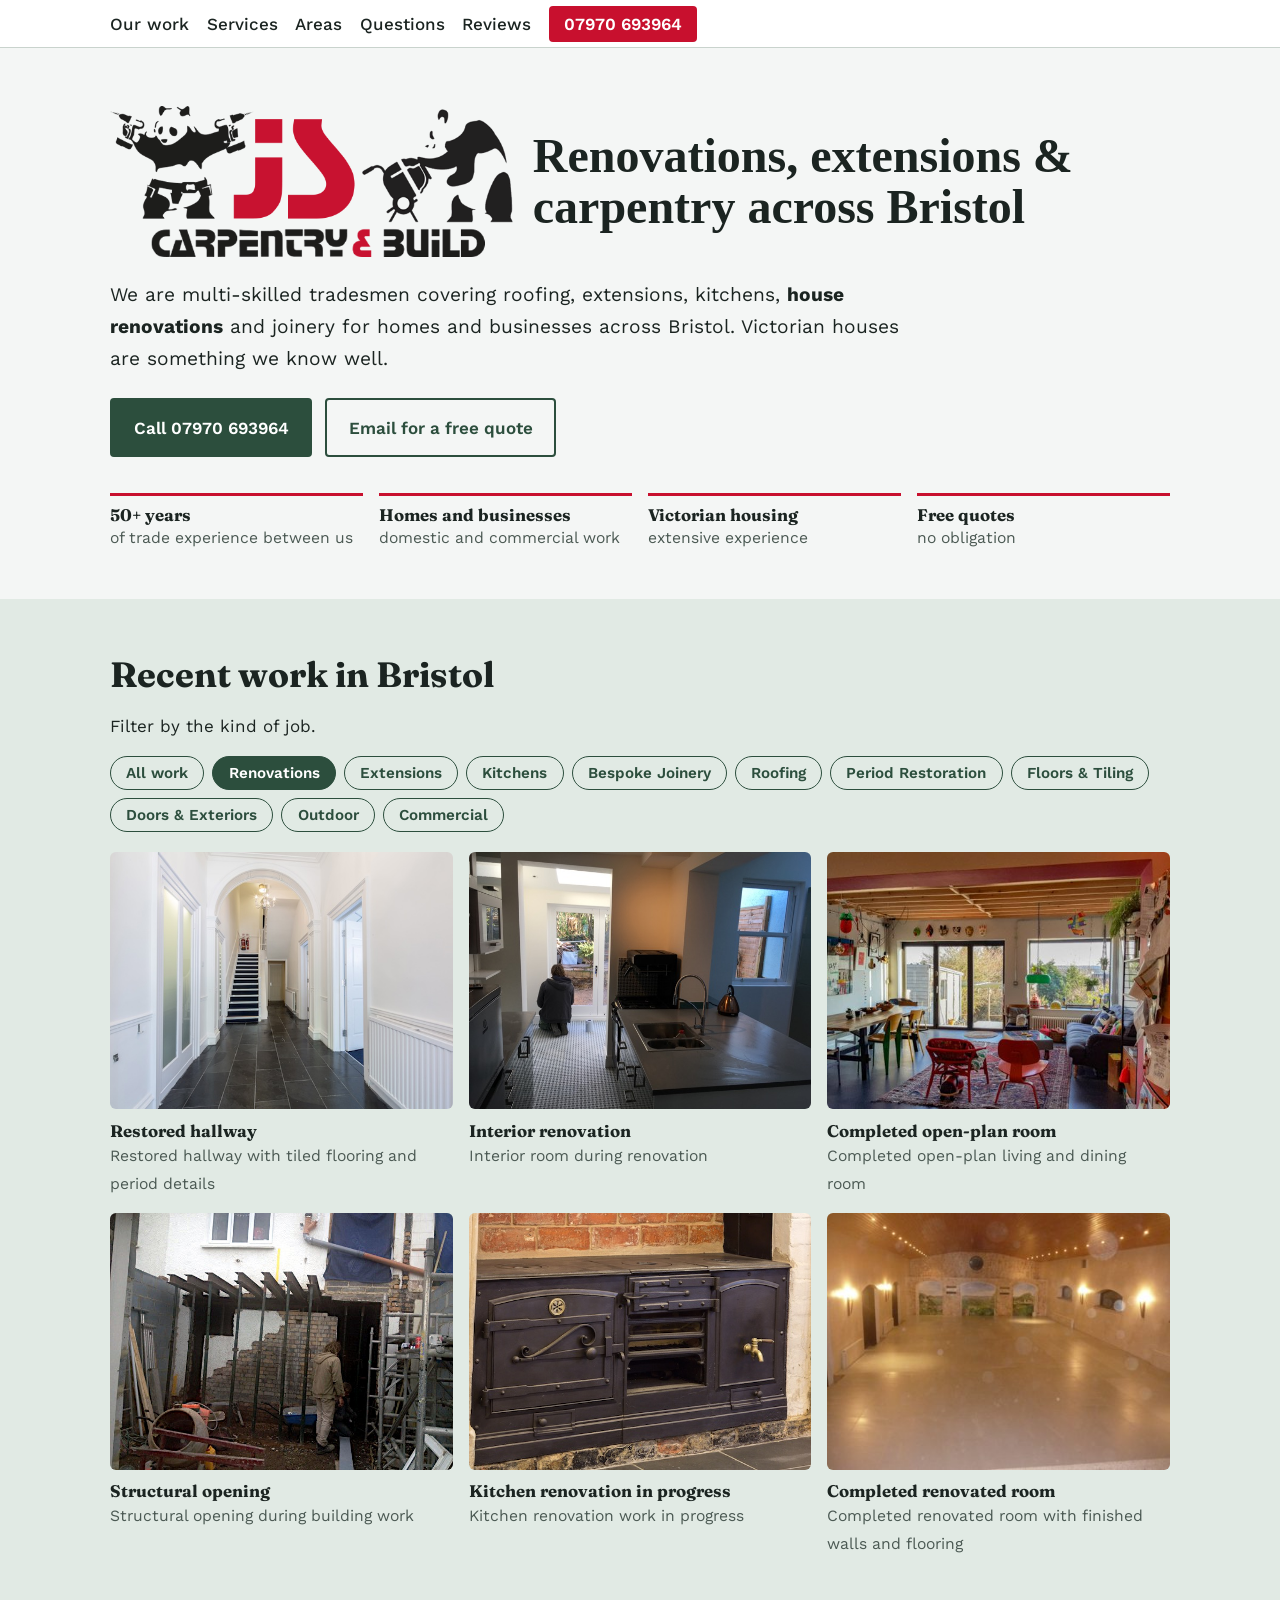
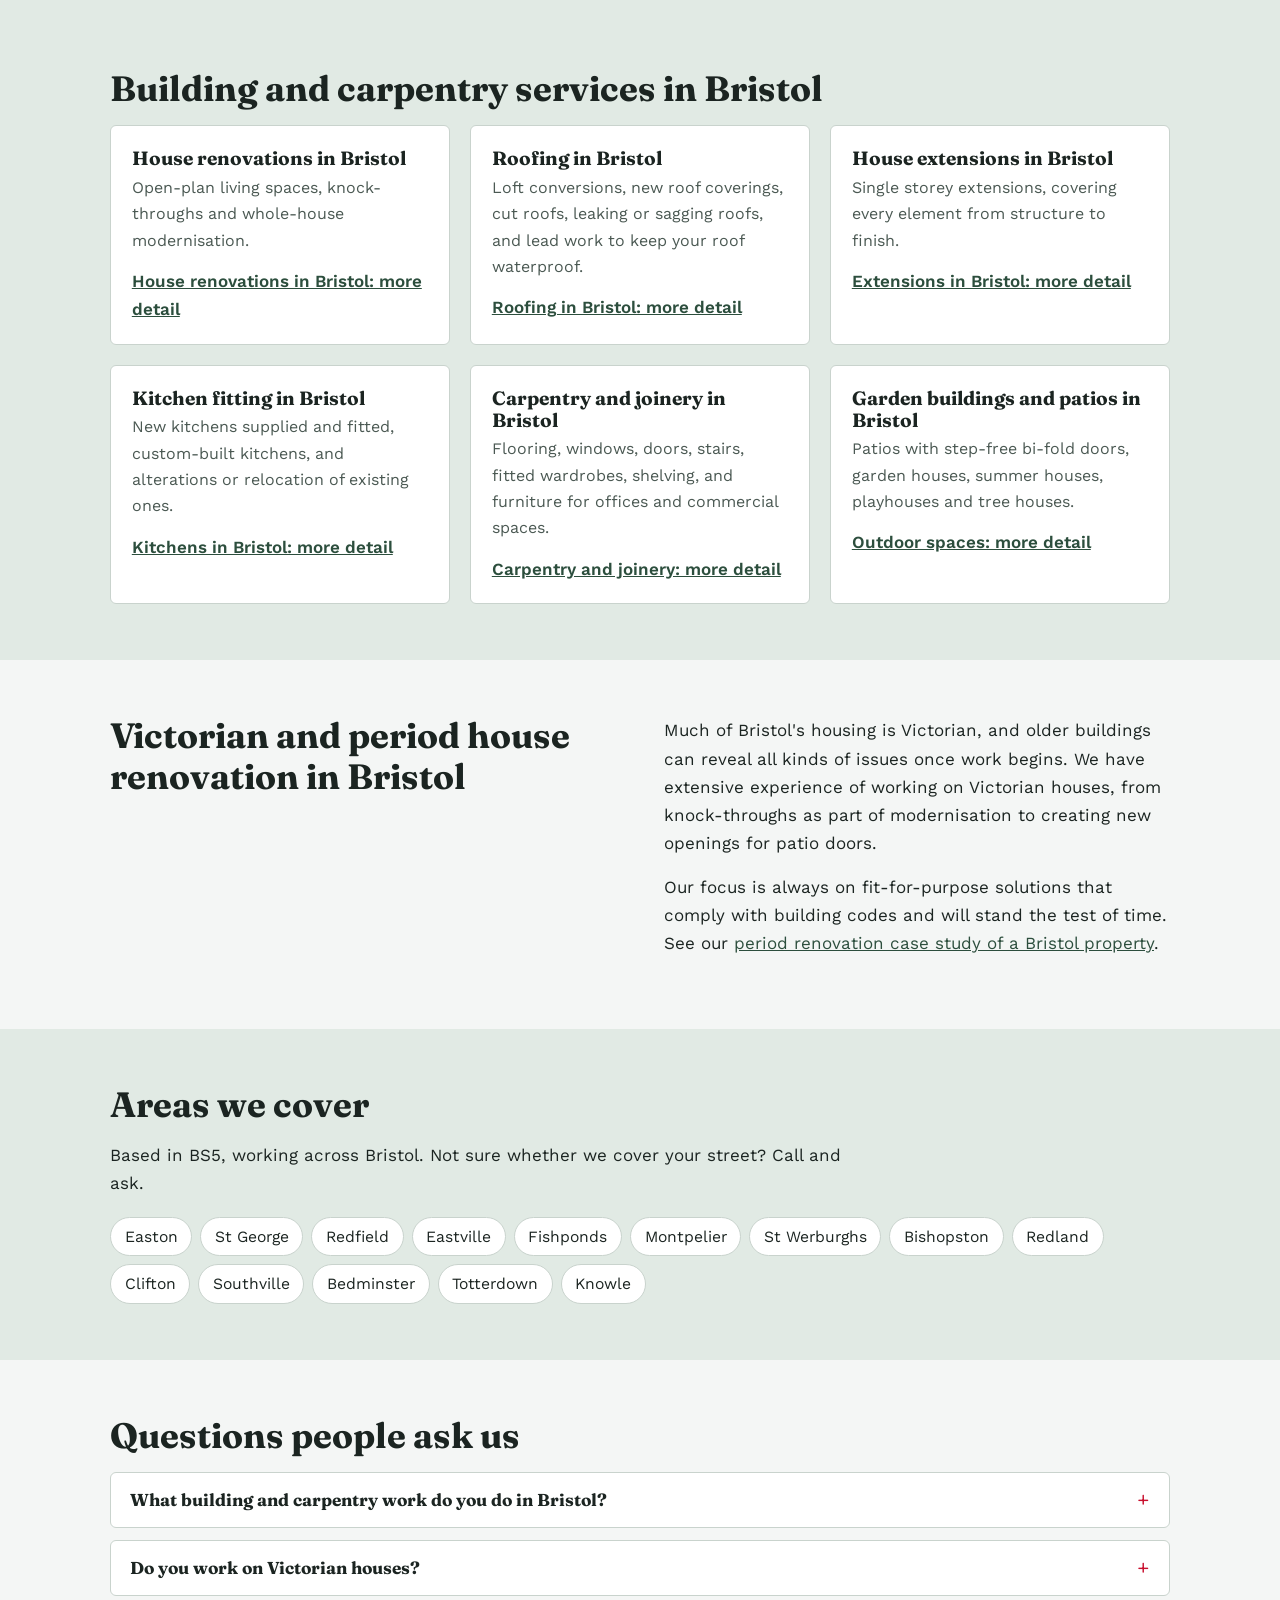
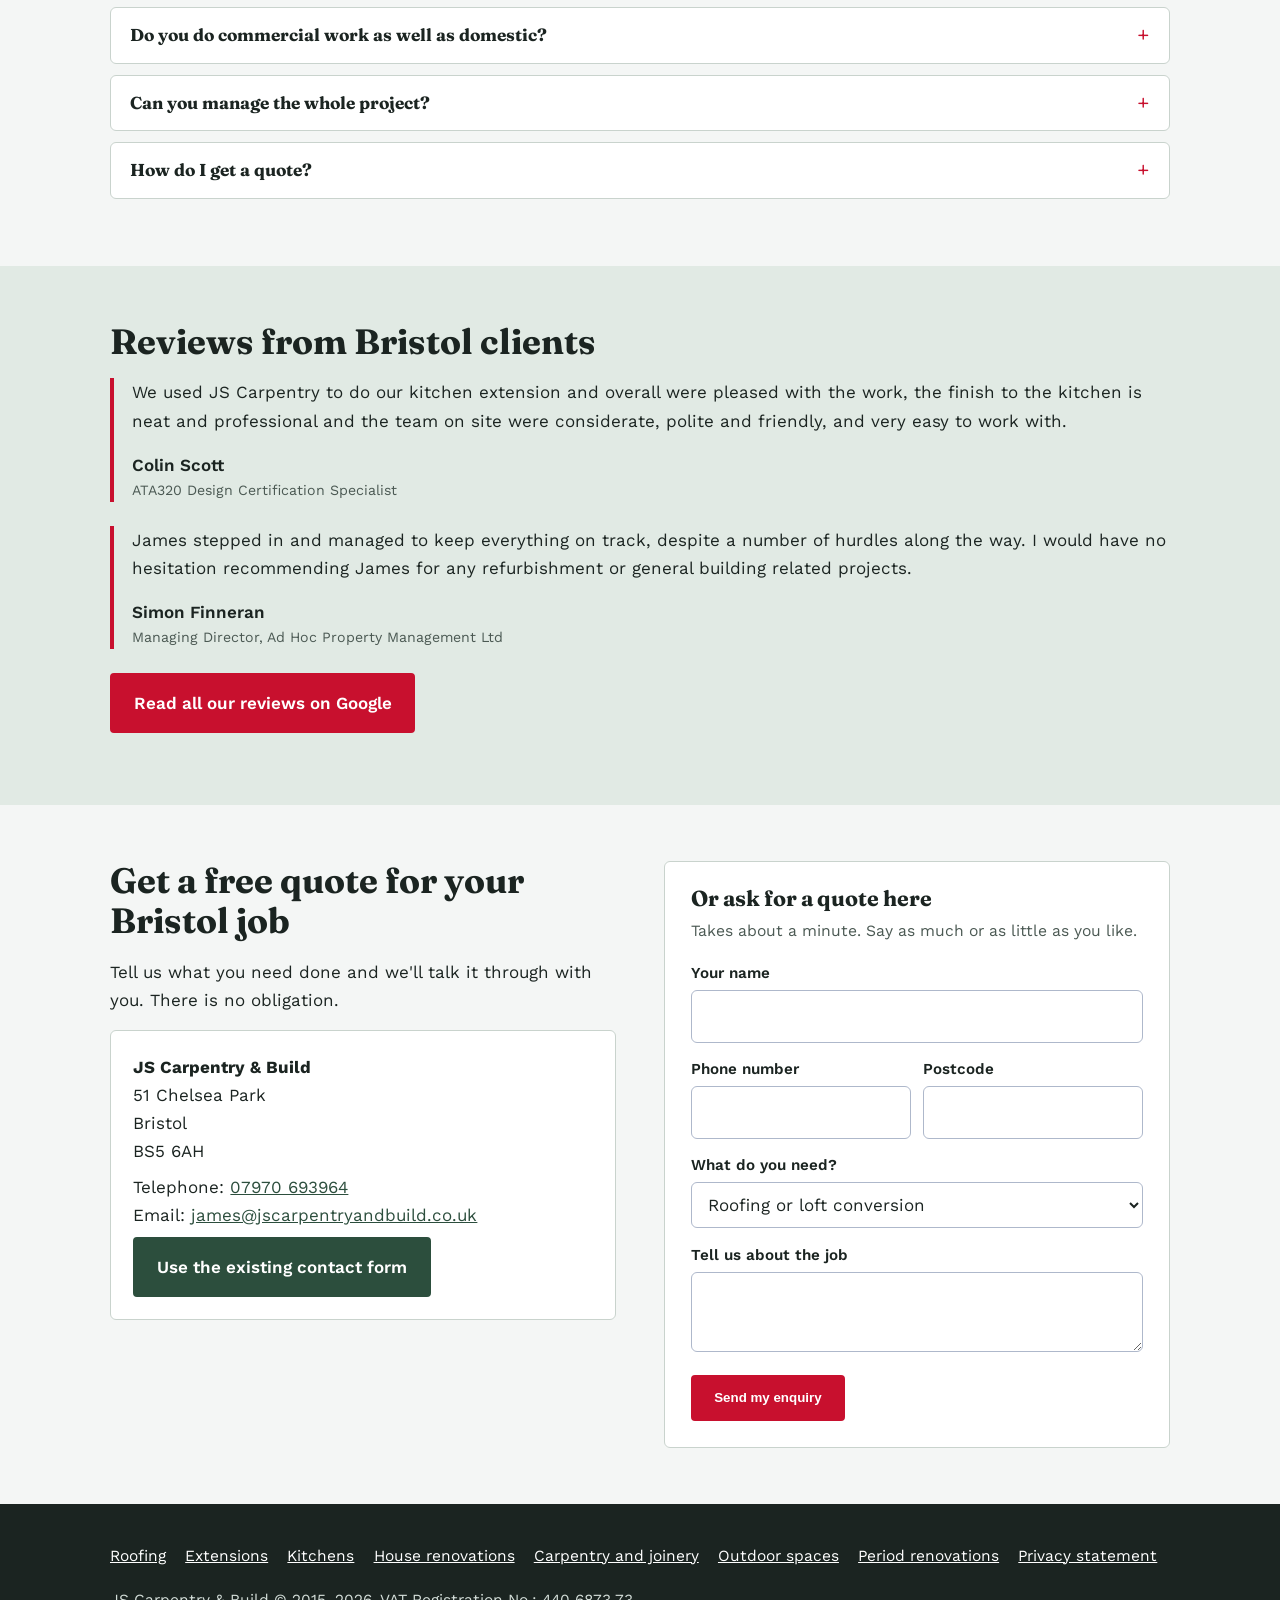
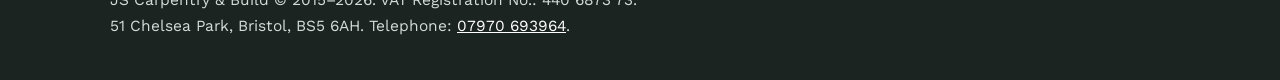
<file: index.html>
<!DOCTYPE html>
<html lang="en-GB">
<head>
<meta charset="utf-8">
<meta name="viewport" content="width=device-width, initial-scale=1">
<title>Builder and carpenter in Bristol | JS Carpentry &amp; Build</title>
<meta name="description" content="General builder and carpenter in Bristol. Roofing, extensions, kitchens, house renovations and joinery for homes and businesses. Free, no-obligation quotes.">
<link rel="canonical" href="https://jscarpentryandbuild.co.uk/">
<meta property="og:title" content="Builder and carpenter in Bristol | JS Carpentry &amp; Build">
<meta property="og:description" content="Roofing, extensions, kitchens, house renovations and joinery in Bristol. Free, no-obligation quotes.">
<meta property="og:type" content="website">
<meta property="og:locale" content="en_GB">
<meta property="og:url" content="https://jscarpentryandbuild.co.uk/">
<link rel="preconnect" href="https://fonts.googleapis.com">
<link rel="preconnect" href="https://fonts.gstatic.com" crossorigin>
<link href="https://fonts.googleapis.com/css2?family=Fraunces:opsz,wght@9..144,500;9..144,700&family=Work+Sans:wght@400;500;600&display=swap" rel="stylesheet">
<!--
  SINGLE-PAGE DEMO for James, JS Carpentry & Build.

  Structure: local-SEO layout, with the photo gallery and before/after slider
  from the proof-led option, and the quote form from the quote-first option
  placed low, in the contact section.

   No new claims.
-->
<script type="application/ld+json">
{
  "@context": "https://schema.org",
  "@type": "GeneralContractor",
  "name": "JS Carpentry & Build",
  "url": "https://jscarpentryandbuild.co.uk/",
  "telephone": "+447970693964",
  "email": "james@jscarpentryandbuild.co.uk",
  "description": "General builder and carpenter working in Bristol. Domestic and commercial works including joinery, roofing, renovations, kitchens and extensions.",
  "address": {
    "@type": "PostalAddress",
    "streetAddress": "51 Chelsea Park",
    "addressLocality": "Bristol",
    "postalCode": "BS5 6AH",
    "addressCountry": "GB"
  },
  "areaServed": { "@type": "City", "name": "Bristol" }
}
</script>
<script type="application/ld+json">
{
  "@context": "https://schema.org",
  "@type": "FAQPage",
  "mainEntity": [
    {"@type":"Question","name":"What building and carpentry work do you do in Bristol?",
     "acceptedAnswer":{"@type":"Answer","text":"Roofing including loft conversions and repairs, single storey extensions, kitchens, whole house renovations, carpentry and joinery, and outdoor spaces such as patios, summer houses and garden houses."}},
    {"@type":"Question","name":"Do you work on Victorian houses?",
     "acceptedAnswer":{"@type":"Answer","text":"Yes. We have extensive experience of Victorian housing, including knock-throughs as part of modernisation, new openings for patio doors, and dealing with the issues that older buildings can reveal during works."}},
    {"@type":"Question","name":"Do you do commercial work as well as domestic?",
     "acceptedAnswer":{"@type":"Answer","text":"Yes. We do commercial works for small and medium businesses, and building and carpentry works of all sizes for domestic customers."}},
    {"@type":"Question","name":"Can you manage the whole project?",
     "acceptedAnswer":{"@type":"Answer","text":"Yes, project management and scheduling can be included if you want it. We also work with local joiners, plasterers, electricians and plumbers to deliver a complete service."}},
    {"@type":"Question","name":"How do I get a quote?",
     "acceptedAnswer":{"@type":"Answer","text":"Call 07970 693964 or email james@jscarpentryandbuild.co.uk. Quotes are free and with no obligation."}}
  ]
}
</script>
<style>
:root{
  --bg:#F4F6F5; --ink:#1B2421; --muted:#4B5953; --lead:#3E6B55; --lead-dark:#2C4E3D;
  --red:#C8102E; --red-dark:#A00C24;
  --tint:#E1EAE4; --line:#C9D3CD; --white:#fff;
  --display:"Fraunces",Georgia,"Times New Roman",serif;
  --body:"Work Sans",system-ui,-apple-system,"Segoe UI",Arial,sans-serif;
}
*{box-sizing:border-box}
html{scroll-behavior:smooth}
@media (prefers-reduced-motion:reduce){html{scroll-behavior:auto}*{transition:none!important;animation:none!important}}
body{margin:0;background:var(--bg);color:var(--ink);font-family:var(--body);font-size:1.0625rem;line-height:1.65;padding-bottom:4.5rem}
a{color:var(--lead-dark)}
:focus-visible{outline:3px solid var(--red);outline-offset:3px}
.wrap{max-width:1100px;margin:0 auto;padding:0 1.25rem}
h1,h2,h3{font-family:var(--display);margin:0;line-height:1.15;font-weight:700}
h1{font-size:clamp(1.9rem,4vw,3rem);max-width:16ch}
h2{font-size:clamp(1.6rem,3vw,2.2rem);margin-bottom:1rem}
h3{font-size:1.2rem;margin-bottom:.35rem}
p{margin:0 0 1rem;max-width:68ch}
.skip{position:absolute;left:-999px;top:0;background:#fff;padding:.6rem 1rem;z-index:99}
.skip:focus{left:0}

/* header */
header.site{background:var(--white);border-bottom:1px solid var(--line);position:sticky;top:0;z-index:20}
header.site .wrap{display:flex;align-items:center;justify-content:flex-start;gap:1rem;padding-top:.6rem;padding-bottom:.6rem;flex-wrap:wrap}
.brand{display:flex;align-items:center;gap:.6rem;text-decoration:none;color:var(--ink)}
.brand img{height:52px;width:auto;display:block}
.brand span{font:700 1.05rem var(--display)}
nav{margin-left:0}
nav ul{display:flex;justify-content:flex-start;gap:1.1rem;list-style:none;margin:0;padding:0;flex-wrap:wrap;align-items:center}
nav a{text-decoration:none;color:var(--ink);font-weight:500}
nav a:hover{text-decoration:underline}
nav a.tel{background:var(--red);color:#fff;padding:.5rem .95rem;border-radius:4px;font-weight:600}
nav a.tel:hover{background:var(--red-dark);text-decoration:none}
@media (max-width:760px){header.site .wrap{justify-content:center}nav{margin-left:0}}
@media (max-width:560px){.brand img{height:34px}}

/* hero */
.hero{padding:3.5rem 0 3rem}
.hero h1.hero-brand{display:flex;align-items:center;gap:1.25rem;max-width:none;font-family:Georgia,"Times New Roman",serif;font-size: clamp(1.9rem, 4vw, 3rem);font-weight:700;line-height:1.15}
.hero-brand img{display:block;width:auto;height:clamp(105px,15vw,155px);max-width:38%;object-fit:contain}
.hero-brand span{display:block;line-height:1.05}
.hero p.lead{font-size:1.2rem;margin-top:1.25rem}
@media (max-width: 700px) {
  .hero h1.hero-brand {
    flex-direction: column;
    align-items: flex-start;
    gap: 1rem;
    font-size: clamp(1.8rem, 8vw, 2.5rem);
  }
  .hero-brand img {
    height: 100px;
    max-width: 60%;
  }
}.hero .btns{display:flex;flex-wrap:wrap;gap:.8rem;margin-top:1.5rem}
.btn{display:inline-block;padding:.85rem 1.35rem;border-radius:4px;font-weight:600;text-decoration:none;border:2px solid var(--lead-dark);cursor:pointer}
.btn.main{background:var(--lead-dark);color:#fff}
.btn.line{color:var(--lead-dark);background:transparent}
.btn.red{background:var(--red);border-color:var(--red);color:#fff}
.facts{list-style:none;padding:0;margin:2.2rem 0 0;display:grid;grid-template-columns:repeat(4,1fr);gap:1rem}
.facts li{border-top:3px solid var(--red);padding-top:.6rem;font-size:.98rem;color:var(--muted)}
.facts b{display:block;color:var(--ink);font:700 1.05rem var(--display)}
@media (max-width:820px){.facts{grid-template-columns:repeat(2,1fr)}}

section{padding:3.5rem 0}
section.tint{background:var(--tint)}

/* gallery */
.filters{display:flex;flex-wrap:wrap;gap:.5rem;margin:0 0 1.25rem}
.chip{font:600 .95rem var(--body);border:1.5px solid var(--lead-dark);background:transparent;color:var(--lead-dark);padding:.45rem .95rem;border-radius:999px;cursor:pointer}
.chip[aria-pressed="true"]{background:var(--lead-dark);color:#fff}
.gallery{display:grid;grid-template-columns:repeat(3,1fr);gap:1rem}
.tile{margin:0}
.tile[hidden]{display:none}
.tile-media{aspect-ratio:4/3;width:100%;object-fit:cover;display:block;border-radius:6px}
.ph{display:grid;place-items:center;text-align:center;padding:1rem;color:var(--muted);font:500 .95rem var(--body);border-radius:6px;
  background:repeating-linear-gradient(100deg,rgba(0,0,0,.04) 0 2px,transparent 2px 10px),#DDD9D1}
.tile figcaption{padding:.7rem 0 0}
.tile figcaption b{font:700 1.05rem var(--display);display:block}
.tile figcaption span{color:var(--muted);font-size:.98rem}
@media (max-width:900px){.gallery{grid-template-columns:repeat(2,1fr)}}
@media (max-width:560px){.gallery{grid-template-columns:1fr}}

/* before / after */
.ba{--pos:50%;position:relative;aspect-ratio:16/8;overflow:hidden;border:1px solid var(--line);border-radius:6px;user-select:none;margin-top:1.5rem}
.ba-pane{position:absolute;inset:0;display:grid;place-items:center;font:600 1rem var(--body);color:var(--muted)}
.ba-pane.before{background:#CFCBC2}
.ba-pane.after{background:#E4E0D6;clip-path:inset(0 0 0 var(--pos))}
.ba-pane span{background:rgba(255,255,255,.75);padding:.3rem .7rem;border-radius:3px}
.ba-handle{position:absolute;top:0;bottom:0;left:var(--pos);width:3px;background:#fff;transform:translateX(-50%);box-shadow:0 0 0 1px rgba(0,0,0,.25)}
.ba-handle::after{content:"";position:absolute;top:50%;left:50%;width:2.4rem;height:2.4rem;border-radius:50%;background:#fff;transform:translate(-50%,-50%);box-shadow:0 0 0 1px rgba(0,0,0,.3)}
.ba input{position:absolute;inset:0;width:100%;height:100%;opacity:0;cursor:ew-resize;margin:0}
.ba:focus-within{outline:3px solid var(--red);outline-offset:3px}
.ba-tag{position:absolute;top:.8rem;font:700 .85rem var(--body);background:var(--ink);color:#fff;padding:.2rem .6rem;border-radius:3px}
.ba-tag.l{left:.8rem}.ba-tag.r{right:.8rem}

/* services */
.svc{display:grid;grid-template-columns:repeat(3,1fr);gap:1.25rem}
.svc article{background:var(--white);border:1px solid var(--line);border-radius:6px;padding:1.3rem}
.svc article p{color:var(--muted);margin-bottom:.8rem;font-size:1rem}
.svc a.more{font-weight:600}
@media (max-width:900px){.svc{grid-template-columns:repeat(2,1fr)}}
@media (max-width:580px){.svc{grid-template-columns:1fr}}

.two-col{display:grid;grid-template-columns:1fr 1fr;gap:3rem;align-items:start}
@media (max-width:800px){.two-col{grid-template-columns:1fr;gap:1.5rem}}

.areas{list-style:none;margin:1.25rem 0 0;padding:0;display:flex;flex-wrap:wrap;gap:.5rem}
.areas li{background:var(--white);border:1px solid var(--line);padding:.35rem .85rem;border-radius:999px;font-size:.98rem}

details{background:var(--white);border:1px solid var(--line);border-radius:6px;margin-bottom:.7rem}
summary{cursor:pointer;padding:1rem 1.2rem;font:700 1.08rem var(--display);list-style:none;display:flex;justify-content:space-between;gap:1rem}
summary::-webkit-details-marker{display:none}
summary::after{content:"+";font-size:1.4rem;line-height:1;color:var(--red)}
details[open] summary::after{content:"\2212"}
details p{padding:0 1.2rem;margin:0 0 1rem}

blockquote{margin:0 0 1.5rem;padding-left:1.1rem;border-left:4px solid var(--red)}
blockquote p{max-width:none}
blockquote footer{font-weight:600}
blockquote footer small{display:block;font-weight:400;color:var(--muted)}

#google-reviews{margin-top:.5rem}

address{font-style:normal}
.nap{background:var(--white);border:1px solid var(--line);border-radius:6px;padding:1.4rem}
.nap p{margin-bottom:.5rem}

/* quote form */
.form-card{background:var(--white);border:1px solid var(--line);border-radius:6px;padding:1.6rem}
.form-card h3{font-size:1.35rem;margin-bottom:.35rem}
.form-card .sub{color:var(--muted);font-size:.98rem;margin-bottom:1.1rem}
.field{margin-bottom:.9rem}
label{display:block;font-weight:600;font-size:.95rem;margin-bottom:.25rem}
input,select,textarea{width:100%;font:inherit;padding:.7rem .8rem;border:1.5px solid #AEB8CB;border-radius:6px;background:#fff;color:var(--ink)}
textarea{min-height:5rem;resize:vertical}
.two{display:grid;grid-template-columns:1fr 1fr;gap:.8rem}
@media (max-width:480px){.two{grid-template-columns:1fr}}
#done{display:none;margin-top:1rem;padding:.9rem 1rem;background:var(--tint);border-left:4px solid var(--red);border-radius:4px;font-size:.98rem}

footer.site{background:var(--ink);color:#D3DDD8;padding:2.5rem 0;font-size:.97rem}
footer.site a{color:#fff}
footer.site ul{list-style:none;padding:0;margin:0 0 1.2rem;display:flex;flex-wrap:wrap;gap:.4rem 1.2rem}

/* sticky mobile call bar */
.stick{position:fixed;left:0;right:0;bottom:0;z-index:30;display:grid;grid-template-columns:1fr 1fr;background:var(--lead-dark);box-shadow:0 -4px 14px rgba(0,0,0,.25)}
.stick a{padding:1rem;text-align:center;font:700 1.05rem var(--display);text-decoration:none;color:#fff}
.stick a:first-child{background:var(--red)}
@media (min-width:861px){.stick{display:none}body{padding-bottom:0}}
</style>
</head>
<body>
<a class="skip" href="#main">Skip to content</a>

<header class="site">
  <div class="wrap">
    <nav aria-label="Main">
      <ul>
        <li><a href="#work">Our work</a></li>
        <li><a href="#services">Services</a></li>
        <li><a href="#areas">Areas</a></li>
        <li><a href="#faq">Questions</a></li>
        <li><a href="#reviews">Reviews</a></li>
        <li><a class="tel" href="tel:+447970693964">07970 693964</a></li>
      </ul>
    </nav>
  </div>
</header>

<main id="main">
  <div class="hero">
    <div class="wrap">
      <h1 class="hero-brand"><img src="logos/jscarpentary-logo-transparent.png" alt="JS Carpentry"><span>Renovations, extensions & carpentry across Bristol</span></h1>
      <p class="lead">We are multi-skilled tradesmen covering roofing, extensions, kitchens, <strong>house renovations</strong> and joinery for homes and businesses across Bristol. Victorian houses are something we know well.</p>
      <div class="btns">
        <a class="btn main" href="tel:+447970693964">Call 07970 693964</a>
        <a class="btn line" href="mailto:james@jscarpentryandbuild.co.uk">Email for a free quote</a>
      </div>
      <ul class="facts">
        <li><b>50+ years</b>of trade experience between us</li>
        <li><b>Homes and businesses</b>domestic and commercial work</li>
        <li><b>Victorian housing</b>extensive experience</li>
        <li><b>Free quotes</b>no obligation</li>
      </ul>
    </div>
  </div>

   <section class="tint" id="work" aria-labelledby="work-h">
    <div class="wrap">
      <h2 id="work-h">Recent work in Bristol</h2>
      <p>Filter by the kind of job.</p>

      <div class="filters" role="group" aria-label="Filter projects">
        <button class="chip" aria-pressed="false" data-filter="all">All work</button>
        <button class="chip" aria-pressed="true" data-filter="renovations">Renovations</button>
        <button class="chip" aria-pressed="false" data-filter="extensions">Extensions</button>
        <button class="chip" aria-pressed="false" data-filter="kitchens">Kitchens</button>
        <button class="chip" aria-pressed="false" data-filter="bespoke-joinery">Bespoke Joinery</button>
        <button class="chip" aria-pressed="false" data-filter="roofing">Roofing</button>
        <button class="chip" aria-pressed="false" data-filter="period-restoration">Period Restoration</button>
        <button class="chip" aria-pressed="false" data-filter="floors-and-tiling">Floors & Tiling</button>
        <button class="chip" aria-pressed="false" data-filter="doors-and-exteriors">Doors & Exteriors</button>
        <button class="chip" aria-pressed="false" data-filter="outdoor">Outdoor</button>
        <button class="chip" aria-pressed="false" data-filter="commercial">Commercial</button>
      </div>

      <div class="gallery" id="gallery">
        <!-- Renovations -->
        <figure class="tile" data-cat="renovations">
          <img class="tile-media" src="images/hallway-restoration.jpg" alt="Restored hallway with tiled flooring and period details" loading="lazy">
          <figcaption><b>Restored hallway</b><span>Restored hallway with tiled flooring and period details</span></figcaption>
        </figure>
        <figure class="tile" data-cat="renovations">
          <img class="tile-media" src="images/img-0398.jpg" alt="Interior room during renovation" loading="lazy">
          <figcaption><b>Interior renovation</b><span>Interior room during renovation</span></figcaption>
        </figure>
        <figure class="tile" data-cat="renovations">
          <img class="tile-media" src="images/completed-open-plan-room.jpg" alt="Completed open-plan living and dining room" loading="lazy">
          <figcaption><b>Completed open-plan room</b><span>Completed open-plan living and dining room</span></figcaption>
        </figure>
        <figure class="tile" data-cat="renovations">
          <img class="tile-media" src="images/structural-opening-mid-process.jpg" alt="Structural opening during building work" loading="lazy">
          <figcaption><b>Structural opening</b><span>Structural opening during building work</span></figcaption>
        </figure>
        <figure class="tile" data-cat="renovations">
          <img class="tile-media" src="images/kitchen-renovation-in-progress.jpg" alt="Kitchen renovation work in progress" loading="lazy">
          <figcaption><b>Kitchen renovation in progress</b><span>Kitchen renovation work in progress</span></figcaption>
        </figure>
        <figure class="tile" data-cat="renovations">
          <img class="tile-media" src="images/completed-renovated-room.jpg" alt="Completed renovated room with finished walls and flooring" loading="lazy">
          <figcaption><b>Completed renovated room</b><span>Completed renovated room with finished walls and flooring</span></figcaption>
        </figure>

        <!-- Kitchens -->
        <figure class="tile" data-cat="kitchens">
          <img class="tile-media" src="images/4481-bridge-road.jpg" alt="Traditional fitted kitchen with timber cabinets and integrated appliances" loading="lazy">
          <figcaption><b>Traditional fitted kitchen</b><span>Traditional fitted kitchen with timber cabinets and integrated appliances</span></figcaption>
        </figure>
        <figure class="tile" data-cat="kitchens">
          <img class="tile-media" src="images/attractive-kitchen-diner.jpg" alt="Kitchen diner with a long timber dining table and fitted kitchen" loading="lazy">
          <figcaption><b>Kitchen diner</b><span>Kitchen diner with a long timber dining table and fitted kitchen</span></figcaption>
        </figure>
        <figure class="tile" data-cat="kitchens">
          <img class="tile-media" src="images/james-furntirue-Fergus-005.jpg" alt="Traditional kitchen with timber cabinets and worktops" loading="lazy">
          <figcaption><b>Timber kitchen cabinets</b><span>Traditional kitchen with timber cabinets and worktops</span></figcaption>
        </figure>
        <figure class="tile" data-cat="kitchens">
          <img class="tile-media" src="images/kitchen-installation.jpg" alt="Kitchen with newly fitted units and worktops" loading="lazy">
          <figcaption><b>Kitchen installation</b><span>Kitchen with newly fitted units and worktops</span></figcaption>
        </figure>
        <figure class="tile" data-cat="kitchens">
          <img class="tile-media" src="images/img-0256.jpg" alt="Kitchen during renovation with new fitted units" loading="lazy">
          <figcaption><b>Kitchen renovation</b><span>Kitchen during renovation with new fitted units</span></figcaption>
        </figure>
        <figure class="tile" data-cat="kitchens">
          <img class="tile-media" src="images/new-kitchen-fitted.jpg" alt="New fitted kitchen with timber flooring" loading="lazy">
          <figcaption><b>New fitted kitchen</b><span>New fitted kitchen with timber flooring</span></figcaption>
        </figure>

        <!-- Extensions -->
        <figure class="tile" data-cat="extensions">
          <img class="tile-media" src="images/extension-july-2025-1.jpg" alt="Timber-clad garden extension with glazed doors" loading="lazy">
          <figcaption><b>Garden extension exterior</b><span>Timber-clad garden extension with glazed doors</span></figcaption>
        </figure>
        <figure class="tile" data-cat="extensions">
          <img class="tile-media" src="images/extension-july-2025-2.jpg" alt="Side view of a timber-clad garden extension" loading="lazy">
          <figcaption><b>Garden extension side view</b><span>Side view of a timber-clad garden extension</span></figcaption>
        </figure>
        <figure class="tile" data-cat="extensions">
          <img class="tile-media" src="images/extension-leading-to-patio.jpg" alt="Glazed extension doors opening towards an outdoor patio" loading="lazy">
          <figcaption><b>Extension opening onto patio</b><span>Glazed extension doors opening towards an outdoor patio</span></figcaption>
        </figure>
        <figure class="tile" data-cat="extensions">
          <img class="tile-media" src="images/exterior-view-of-extension.jpg" alt="Exterior view of a completed building extension" loading="lazy">
          <figcaption><b>Building extension exterior</b><span>Exterior view of a completed building extension</span></figcaption>
        </figure>
        <figure class="tile" data-cat="extensions">
          <img class="tile-media" src="images/img-0251.jpg" alt="Rear extension opening onto a paved patio" loading="lazy">
          <figcaption><b>Rear extension and patio</b><span>Rear extension opening onto a paved patio</span></figcaption>
        </figure>
        <figure class="tile" data-cat="extensions">
          <img class="tile-media" src="images/img-0406.jpg" alt="Completed rear extension with tiled roof and rooflight" loading="lazy">
          <figcaption><b>Rear extension roof</b><span>Completed rear extension with tiled roof and rooflight</span></figcaption>
        </figure>

        <!-- Bespoke Joinery -->
        <figure class="tile" data-cat="bespoke-joinery">
          <img class="tile-media" src="images/bespoke-wardrobe.jpg" alt="Bespoke fitted timber wardrobe" loading="lazy">
          <figcaption><b>Bespoke wardrobe</b><span>Bespoke fitted timber wardrobe</span></figcaption>
        </figure>
        <figure class="tile" data-cat="bespoke-joinery">
          <img class="tile-media" src="images/dscf3440.jpeg" alt="Bespoke fitted bookshelves and storage" loading="lazy">
          <figcaption><b>Fitted bookshelves</b><span>Bespoke fitted bookshelves and storage</span></figcaption>
        </figure>
        <figure class="tile" data-cat="bespoke-joinery">
          <img class="tile-media" src="images/curved-seat.jpg" alt="Curved built-in timber seating" loading="lazy">
          <figcaption><b>Curved timber seat</b><span>Curved built-in timber seating</span></figcaption>
        </figure>
        <figure class="tile" data-cat="bespoke-joinery">
          <img class="tile-media" src="images/page-002.jpg" alt="Timber staircase during construction" loading="lazy">
          <figcaption><b>Timber staircase</b><span>Timber staircase during construction</span></figcaption>
        </figure>
        <figure class="tile" data-cat="bespoke-joinery">
          <img class="tile-media" src="images/shutters.jpg" alt="Fitted timber shutters" loading="lazy">
          <figcaption><b>Timber shutters</b><span>Fitted timber shutters</span></figcaption>
        </figure>
        <figure class="tile" data-cat="bespoke-joinery">
          <img class="tile-media" src="images/photo0059-1.jpg" alt="Timber front door and entrance" loading="lazy">
          <figcaption><b>Timber front door</b><span>Timber front door and entrance</span></figcaption>
        </figure>

        <!-- Roofing -->
        <figure class="tile" data-cat="roofing">
          <img class="tile-media" src="images/chimney-pots.jpg" alt="New chimney pots fitted on a roof" loading="lazy">
          <figcaption><b>Chimney pots</b><span>New chimney pots fitted on a roof</span></figcaption>
        </figure>
        <figure class="tile" data-cat="roofing">
          <img class="tile-media" src="images/completed-roof-valley.jpg" alt="Completed roof tiling and valley detail" loading="lazy">
          <figcaption><b>Completed roof valley</b><span>Completed roof tiling and valley detail</span></figcaption>
        </figure>
        <figure class="tile" data-cat="roofing">
          <img class="tile-media" src="images/parapet-wall-repair.jpg" alt="Roofing and parapet wall repair" loading="lazy">
          <figcaption><b>Parapet wall repair</b><span>Roofing and parapet wall repair</span></figcaption>
        </figure>
        <figure class="tile" data-cat="roofing">
          <img class="tile-media" src="images/roof-repair-work.jpg" alt="Roof repair work in progress" loading="lazy">
          <figcaption><b>Roof repair work</b><span>Roof repair work in progress</span></figcaption>
        </figure>
        <figure class="tile" data-cat="roofing">
          <img class="tile-media" src="images/roof-tiling-detail.jpg" alt="Roof tiling detail" loading="lazy">
          <figcaption><b>Roof tiling</b><span>Roof tiling detail</span></figcaption>
        </figure>
        <figure class="tile" data-cat="roofing">
          <img class="tile-media" src="images/roof-timber-frame.jpg" alt="Roof timber frame during construction" loading="lazy">
          <figcaption><b>Roof timber frame</b><span>Roof timber frame during construction</span></figcaption>
        </figure>
        
        <!-- Commercial -->
        <figure class="tile" data-cat="commercial">
          <img class="tile-media" src="images/commercial-office-finished.jpg" alt="Completed commercial office refurbishment" loading="lazy">
          <figcaption><b>Finished office refurbishment</b><span>Completed commercial office refurbishment</span></figcaption>
        </figure>
        <figure class="tile" data-cat="commercial">
          <img class="tile-media" src="images/commercial-office-fitout.jpg" alt="Commercial office fit-out with new finishes" loading="lazy">
          <figcaption><b>Office fit-out</b><span>Commercial office fit-out with new finishes</span></figcaption>
        </figure>
        <figure class="tile" data-cat="commercial">
          <img class="tile-media" src="images/commercial-room-slate-floor.jpg" alt="Commercial interior with slate flooring" loading="lazy">
          <figcaption><b>Commercial room with slate floor</b><span>Commercial interior with slate flooring</span></figcaption>
        </figure>
        <figure class="tile" data-cat="commercial">
          <img class="tile-media" src="images/commercial-room-slate-tiling.jpg" alt="Commercial corridor with slate flooring" loading="lazy">
          <figcaption><b>Slate-floored corridor</b><span>Commercial corridor with slate flooring</span></figcaption>
        </figure>
        <figure class="tile" data-cat="commercial">
          <img class="tile-media" src="images/commercial-room-slate-floor-2.jpg" alt="Refurbished interior with slate flooring" loading="lazy">
          <figcaption><b>Refurbished interior</b><span>Refurbished interior with slate flooring</span></figcaption>
        </figure>

        <!-- Period Restoration -->
        <figure class="tile" data-cat="period-restoration">
          <img class="tile-media" src="images/classical-entrance-restoration.jpg" alt="Restoration work around a classical entrance" loading="lazy">
          <figcaption><b>Classical entrance restoration</b><span>Restoration work around a classical entrance</span></figcaption>
        </figure>
        <figure class="tile" data-cat="period-restoration">
          <img class="tile-media" src="images/heritage-building-exterior.jpg" alt="Exterior of a period building" loading="lazy">
          <figcaption><b>Heritage building exterior</b><span>Exterior of a period building</span></figcaption>
        </figure>
        <figure class="tile" data-cat="period-restoration">
          <img class="tile-media" src="images/heritage-window-restoration.jpg" alt="Restoration of a traditional timber window" loading="lazy">
          <figcaption><b>Heritage window restoration</b><span>Restoration of a traditional timber window</span></figcaption>
        </figure>
        <figure class="tile" data-cat="period-restoration">
          <img class="tile-media" src="images/restored-cast-iron-range.jpg" alt="Restored cast-iron range in a renovated kitchen" loading="lazy">
          <figcaption><b>Restored cast-iron range</b><span>Restored cast-iron range in a renovated kitchen</span></figcaption>
        </figure>
        <figure class="tile" data-cat="period-restoration">
          <img class="tile-media" src="images/kitchen-installation-exposed-brick.jpg" alt="Exposed brickwork during a kitchen installation" loading="lazy">
          <figcaption><b>Exposed brick during renovation</b><span>Exposed brickwork during a kitchen installation</span></figcaption>
        </figure>
        <figure class="tile" data-cat="period-restoration">
          <img class="tile-media" src="images/period-property-structural-work.jpg" alt="Structural steelwork during a period property renovation" loading="lazy">
          <figcaption><b>Period property structural work</b><span>Structural steelwork during a period property renovation</span></figcaption>
        </figure>

        <!-- Outdoor -->
        <figure class="tile" data-cat="outdoor">
          <img class="tile-media" src="images/garden-treehouse.jpg" alt="Timber garden treehouse among mature trees" loading="lazy">
          <figcaption><b>Garden treehouse</b><span>Timber garden treehouse among mature trees</span></figcaption>
        </figure>
        <figure class="tile" data-cat="outdoor">
          <img class="tile-media" src="images/outside-planter.jpg" alt="Built-in raised outdoor planter" loading="lazy">
          <figcaption><b>Outdoor planter</b><span>Built-in raised outdoor planter</span></figcaption>
        </figure>
        <figure class="tile" data-cat="outdoor">
          <img class="tile-media" src="images/patio-area.jpg" alt="Paved patio area beside the house" loading="lazy">
          <figcaption><b>Patio area</b><span>Paved patio area beside the house</span></figcaption>
        </figure>
        <figure class="tile" data-cat="outdoor">
          <img class="tile-media" src="images/playhouse.jpg" alt="Timber garden playhouse" loading="lazy">
          <figcaption><b>Timber playhouse</b><span>Timber garden playhouse</span></figcaption>
        </figure>
        <figure class="tile" data-cat="outdoor">
          <img class="tile-media" src="images/tree-house-1.jpg" alt="Timber treehouse in a garden" loading="lazy">
          <figcaption><b>Garden treehouse</b><span>Timber treehouse in a garden</span></figcaption>
        </figure>
        <figure class="tile" data-cat="outdoor">
          <img class="tile-media" src="images/page-3.jpg" alt="Timber-clad exterior detail" loading="lazy">
          <figcaption><b>Timber-clad exterior</b><span>Timber-clad exterior detail</span></figcaption>
        </figure>

        <!-- Floors & Tiling -->
        <figure class="tile" data-cat="floors-and-tiling">
          <img class="tile-media" src="images/oak-flooring.jpg" alt="Oak flooring in a renovated room" loading="lazy">
          <figcaption><b>Oak flooring</b><span>Oak flooring in a renovated room</span></figcaption>
        </figure>
        <figure class="tile" data-cat="floors-and-tiling">
          <img class="tile-media" src="images/stone-floor-tiling.jpg" alt="Stone floor tiling in a renovated room" loading="lazy">
          <figcaption><b>Stone floor tiling</b><span>Stone floor tiling in a renovated room</span></figcaption>
        </figure>
        <figure class="tile" data-cat="floors-and-tiling">
          <img class="tile-media" src="images/p1000413-41444.jpg" alt="Timber floor structure during renovation" loading="lazy">
          <figcaption><b>Timber floor structure</b><span>Timber floor structure during renovation</span></figcaption>
        </figure>
        <figure class="tile" data-cat="floors-and-tiling">
          <img class="tile-media" src="images/interior-and-table.jpg" alt="Renovated interior with timber flooring and dining area" loading="lazy">
          <figcaption><b>Renovated interior</b><span>Renovated interior with timber flooring and dining area</span></figcaption>
        </figure>
        <figure class="tile" data-cat="floors-and-tiling">
          <img class="tile-media" src="images/untitled-5 (1).jpg" alt="Stone floor tiles in a finished interior" loading="lazy">
          <figcaption><b>Stone floor detail</b><span>Stone floor tiles in a finished interior</span></figcaption>
        </figure>

        <!-- Doors & Exteriors -->
        <figure class="tile" data-cat="doors-and-exteriors">
          <img class="tile-media" src="images/img-4185.jpg" alt="Exterior view of a period property" loading="lazy">
          <figcaption><b>Period property exterior</b><span>Exterior view of a period property</span></figcaption>
        </figure>
        <figure class="tile" data-cat="doors-and-exteriors">
          <img class="tile-media" src="images/exterior-with-porch.jpg" alt="House exterior with a new porch and extension" loading="lazy">
          <figcaption><b>House extension and porch</b><span>House exterior with a new porch and extension</span></figcaption>
        </figure>
        <figure class="tile" data-cat="doors-and-exteriors">
          <img class="tile-media" src="images/timber-exterior-cladding.jpg" alt="Timber-clad exterior detail" loading="lazy">
          <figcaption><b>Timber exterior cladding</b><span>Timber-clad exterior detail</span></figcaption>
        </figure>
        <figure class="tile" data-cat="doors-and-exteriors">
          <img class="tile-media" src="images/porch5.jpg" alt="Timber porch at a property entrance" loading="lazy">
          <figcaption><b>Timber porch</b><span>Timber porch at a property entrance</span></figcaption>
        </figure>
        <figure class="tile" data-cat="doors-and-exteriors">
          <img class="tile-media" src="images/img-0201.jpg" alt="Small timber outbuilding with tiled roof" loading="lazy">
          <figcaption><b>Small timber outbuilding</b><span>Small timber outbuilding with tiled roof</span></figcaption>
        </figure>
        <figure class="tile" data-cat="doors-and-exteriors">
          <img class="tile-media" src="images/front-extension-exterior.jpg" alt="Exterior view of a completed front extension" loading="lazy">
          <figcaption><b>Front extension exterior</b><span>Exterior view of a completed front extension</span></figcaption>
        </figure>
      </div>
    </div>
  </section>

  

  <section class="tint" id="services" aria-labelledby="svc-h">
    <div class="wrap">
      <h2 id="svc-h">Building and carpentry services in Bristol</h2>
      <div class="svc">
        <article>
          <h3>House renovations in Bristol</h3>
          <p>Open-plan living spaces, knock-throughs and whole-house modernisation.</p>
          <a class="more" href="services.html#renovations">House renovations in Bristol: more detail</a>
        </article>
        <article>
          <h3>Roofing in Bristol</h3>
          <p>Loft conversions, new roof coverings, cut roofs, leaking or sagging roofs, and lead work to keep your roof waterproof.</p>
          <a class="more" href="services.html#roofing">Roofing in Bristol: more detail</a>
        </article>
        <article>
          <h3>House extensions in Bristol</h3>
          <p>Single storey extensions, covering every element from structure to finish.</p>
          <a class="more" href="services.html#extensions">Extensions in Bristol: more detail</a>
        </article>
        <article>
          <h3>Kitchen fitting in Bristol</h3>
          <p>New kitchens supplied and fitted, custom-built kitchens, and alterations or relocation of existing ones.</p>
          <a class="more" href="services.html#kitchens">Kitchens in Bristol: more detail</a>
        </article>
        
        <article>
          <h3>Carpentry and joinery in Bristol</h3>
          <p>Flooring, windows, doors, stairs, fitted wardrobes, shelving, and furniture for offices and commercial spaces.</p>
          <a class="more" href="services.html#joinery">Carpentry and joinery: more detail</a>
        </article>
        <article>
          <h3>Garden buildings and patios in Bristol</h3>
          <p>Patios with step-free bi-fold doors, garden houses, summer houses, playhouses and tree houses.</p>
          <a class="more" href="services.html#outdoor">Outdoor spaces: more detail</a>
        </article>
      </div>
    </div>
  </section>

  <section aria-labelledby="vic-h">
    <div class="wrap two-col">
      <div>
        <h2 id="vic-h">Victorian and period house renovation in Bristol</h2>
      </div>
      <div>
        <p>Much of Bristol's housing is Victorian, and older buildings can reveal all kinds of issues once work begins. We have extensive experience of working on Victorian houses, from knock-throughs as part of modernisation to creating new openings for patio doors.</p>
        <p>Our focus is always on fit-for-purpose solutions that comply with building codes and will stand the test of time. See our <a href="services.html#period-renovations">period renovation case study of a Bristol property</a>.</p>
           </div>
    </div>
  </section>

  <section class="tint" id="areas" aria-labelledby="areas-h">
    <div class="wrap">
      <h2 id="areas-h">Areas we cover</h2>
      <p>Based in BS5, working across Bristol. Not sure whether we cover your street? Call and ask.</p>
      <!-- EXAMPLE LIST ONLY: confirm with James. Ideally each area becomes its own page. -->
      <ul class="areas">
        <li>Easton</li><li>St George</li><li>Redfield</li><li>Eastville</li><li>Fishponds</li>
        <li>Montpelier</li><li>St Werburghs</li><li>Bishopston</li><li>Redland</li><li>Clifton</li>
        <li>Southville</li><li>Bedminster</li><li>Totterdown</li><li>Knowle</li>
      </ul>
    </div>
  </section>

  <section id="faq" aria-labelledby="faq-h">
    <div class="wrap">
      <h2 id="faq-h">Questions people ask us</h2>
      <details>
        <summary>What building and carpentry work do you do in Bristol?</summary>
        <p>Roofing including loft conversions and repairs, single storey extensions, kitchens, whole house renovations, carpentry and joinery, and outdoor spaces such as patios, summer houses and garden houses.</p>
      </details>
      <details>
        <summary>Do you work on Victorian houses?</summary>
        <p>Yes. We have extensive experience of Victorian housing, including knock-throughs as part of modernisation, new openings for patio doors, and dealing with the issues that older buildings can reveal during works.</p>
      </details>
      <details>
        <summary>Do you do commercial work as well as domestic?</summary>
        <p>Yes. We do commercial works for small and medium businesses, and building and carpentry works of all sizes for domestic customers.</p>
      </details>
      <details>
        <summary>Can you manage the whole project?</summary>
        <p>Yes, project management and scheduling can be included if you want it. We also work with local joiners, plasterers, electricians and plumbers to deliver a complete service without the overheads of a large company.</p>
      </details>
      <details>
        <summary>How do I get a quote?</summary>
        <p>Call <a href="tel:+447970693964">07970 693964</a> or email <a href="mailto:james@jscarpentryandbuild.co.uk">james@jscarpentryandbuild.co.uk</a>. Quotes are free and with no obligation.</p>
      </details>
    </div>
  </section>

  <section class="tint" id="reviews" aria-labelledby="rev-h">
    <div class="wrap">
      <h2 id="rev-h">Reviews from Bristol clients</h2>
      <blockquote>
        <p>We used JS Carpentry to do our kitchen extension and overall were pleased with the work, the finish to the kitchen is neat and professional and the team on site were considerate, polite and friendly, and very easy to work with.</p>
        <footer>Colin Scott<small>ATA320 Design Certification Specialist</small></footer>
      </blockquote>
      <blockquote>
        <p>James stepped in and managed to keep everything on track, despite a number of hurdles along the way. I would have no hesitation recommending James for any refurbishment or general building related projects.</p>
        <footer>Simon Finneran<small>Managing Director, Ad Hoc Property Management Ltd</small></footer>
      </blockquote>

      <!--
        GOOGLE REVIEWS WIDGET GOES HERE — immediately under the two testimonials above.
        Once the Google Business Profile is live and has reviews, do one of:
          (a) paste a third-party widget script (Elfsight, Trustindex, EmbedSocial), or
          (b) fetch via the Google Places API and render server-side (cache up to 30 days), or
          (c) hand-copy a few reviews in as more blockquotes.
        Then replace the placeholder link below with the real Google Business Profile URL,
        and link the gallery photos to the same URL.
      -->
      <div id="google-reviews"></div>
      <p><a class="btn red" href="https://www.google.com/maps/place/JS+Carpentry+and+Build/@51.4632098,-2.5609462,17z/data=!3m1!4b1!4m6!3m5!1s0x48718e464bdc9565:0x7bc61c2fe7642be1!8m2!3d51.4632098!4d-2.5609462!16s%2Fg%2F1tfl92_g?entry=ttu&g_ep=EgoyMDI2MTExMC4wIKXMDSoASAFQAw%3D%3D(coughing) ">Read all our reviews on Google</a></p>
    </div>
  </section>

  <section id="contact" aria-labelledby="con-h">
    <div class="wrap two-col">
      <div>
        <h2 id="con-h">Get a free quote for your Bristol job</h2>
        <p>Tell us what you need done and we'll talk it through with you. There is no obligation.</p>
        <div class="nap">
          <address>
            <p><strong>JS Carpentry &amp; Build</strong><br>51 Chelsea Park<br>Bristol<br>BS5 6AH</p>
            <p>Telephone: <a href="tel:+447970693964">07970 693964</a><br>
            Email: <a href="mailto:james@jscarpentryandbuild.co.uk">james@jscarpentryandbuild.co.uk</a></p>
          </address>
          <a class="btn main" href="https://jscarpentryandbuild.co.uk/contact.php">Use the existing contact form</a>
        </div>
      </div>
      <div class="solution. form-card" id="quote">
        <h3>Or ask for a quote here</h3>
        <p class="sub">Takes about a minute. Say as much or as little as you like.</p>
        <form id="qform" action="https://api.web3forms.com/submit" method="POST">
          <input type="hidden" name="access_key" value="524fdbbf-656d-4fac-b05e-11fe668b3f9a">
          <input type="hidden" name="subject" value="New Website Enquiry">
          <div class="field">
            <label for="name">Your name</label>
            <input id="name" name="name" autocomplete="name" required>
          </div>
          <div class="two">
            <div class="field">
              <label for="phone">Phone number</label>
              <input id="phone" name="phone" type="tel" autocomplete="tel" required>
            </div>
            <div class="field">
              <label for="pc">Postcode</label>
              <input id="pc" name="pc" autocomplete="postal-code">
            </div>
          </div>
          <div class="field">
            <label for="type">What do you need?</label>
            <select id="type" name="type">
              <option>Roofing or loft conversion</option>
              <option>Extension</option>
              <option>Kitchen</option>
              <option>House renovation</option>
              <option>Carpentry or joinery</option>
              <option>Outdoor space or garden building</option>
              <option>Something else</option>
            </select>
          </div>
          <div class="field">
            <label for="msg">Tell us about the job</label>
            <textarea id="msg" name="msg"></textarea>
          </div>
          <button class="btn red" type="submit">Send my enquiry</button>
          <div id="done" role="status">Your email app should now open with these details ready to send. If it does not, call 07970 693964 instead.</div>
        </form>
      </div>
    </div>
  </section>
</main>

<footer class="site">
  <div class="wrap">
    <ul>
      <li><a href="services.html#roofing">Roofing</a></li>
      <li><a href="services.html#extensions">Extensions</a></li>
      <li><a href="services.html#kitchens">Kitchens</a></li>
      <li><a href="services.html#renovations">House renovations</a></li>
      <li><a href="services.html#joinery">Carpentry and joinery</a></li>
      <li><a href="services.html#outdoor">Outdoor spaces</a></li>
      <li><a href="services.html#renovations">Period renovations</a></li>
      <li><a href="#">Privacy statement</a></li>
    </ul>
    JS Carpentry &amp; Build &copy; 2015&ndash;2026. VAT Registration No.: 440 6873 73.<br>
    51 Chelsea Park, Bristol, BS5 6AH. Telephone: <a href="tel:+447970693964">07970 693964</a>.
  </div>
</footer>

<div class="stick">
  <a href="tel:+447970693964">Call now</a>
  <a href="#quote">Free quote</a>
</div>

<script>
// Gallery filter
(function(){
  var chips=document.querySelectorAll('.chip'), tiles=document.querySelectorAll('.tile');
  function applyFilter(f){
    chips.forEach(function(x){x.setAttribute('aria-pressed',x.dataset.filter===f?'true':'false')});
    tiles.forEach(function(t){t.hidden=(f!=='all' && t.dataset.cat!==f)});
  }
  chips.forEach(function(c){
    c.addEventListener('click',function(){
      applyFilter(c.dataset.filter);
    });
  });
  applyFilter('renovations');
})();
// Before / after slider
(function(){
  var ba=document.getElementById('ba'), r=ba.querySelector('input');
  r.addEventListener('input',function(){ba.style.setProperty('--pos',r.value+'%')});
})();
// Quote form (Web3Forms)
// Quote form (Web3Forms)
document.getElementById('qform').addEventListener('submit', function(e) {
  e.preventDefault();
  var form = e.target;
  var formData = new FormData(form);
  var object = Object.fromEntries(formData);
  
  fetch('https://api.web3forms.com/submit', {
    method: 'POST',
    headers: {
      'Content-Type': 'application/json',
      'Accept': 'application/json'
    },
    body: JSON.stringify(object)
  })
  .then(async (response) => {
    if (response.status == 200) {
      document.getElementById('done').style.display = 'block';
      form.reset();
    } else {
      alert("Something went wrong. Please call 07970 693964 instead.");
    }
  })
  .catch(error => {
    alert("Something went wrong. Please call 07970 693964 instead.");
  });
});
</script>
</body>
</html>
</file>
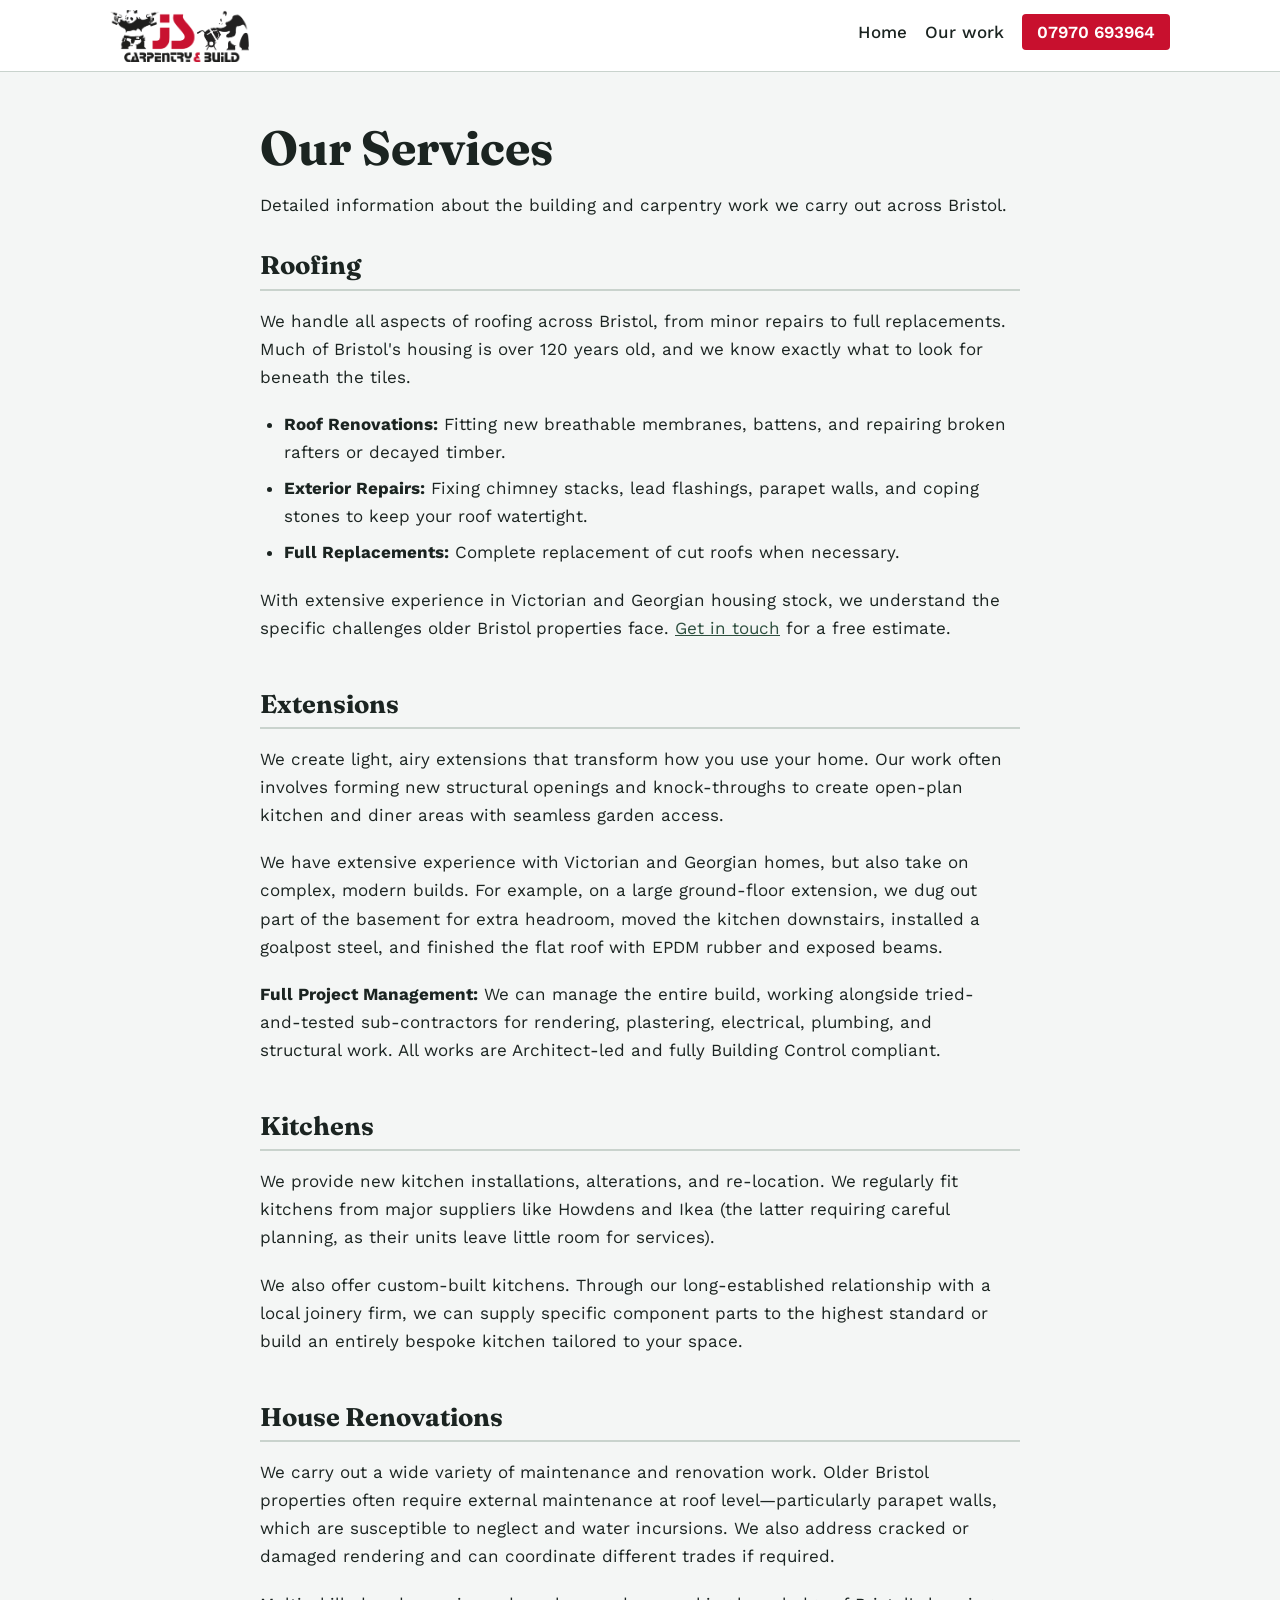
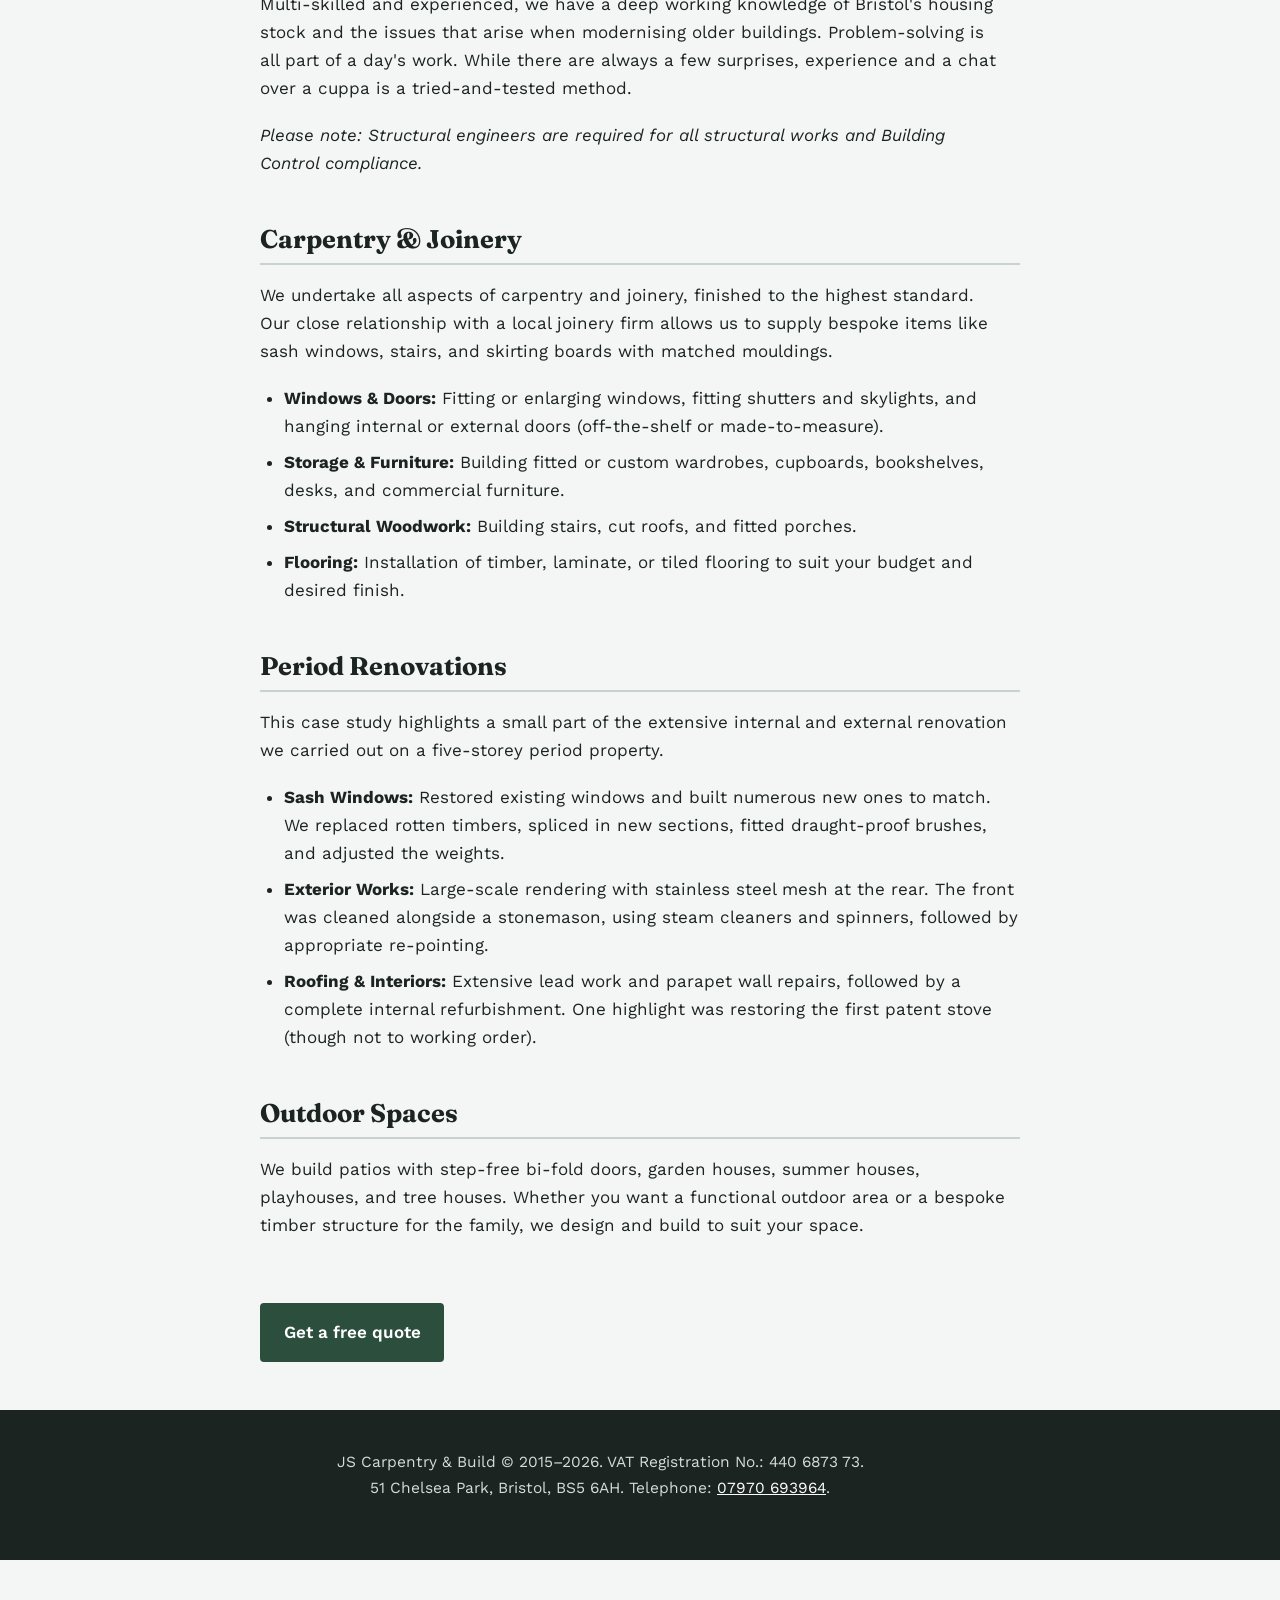
<file: services.html>
<!DOCTYPE html>
<html lang="en-GB">
<head>
<meta charset="utf-8">
<meta name="viewport" content="width=device-width, initial-scale=1">
<title>Our Services | JS Carpentry &amp; Build</title>
<meta name="description" content="Detailed information about our building and carpentry services in Bristol.">
<link rel="preconnect" href="https://fonts.googleapis.com">
<link rel="preconnect" href="https://fonts.gstatic.com" crossorigin>
<link href="https://fonts.googleapis.com/css2?family=Fraunces:opsz,wght@9..144,500;9..144,700&family=Work+Sans:wght@400;500;600&display=swap" rel="stylesheet">
<style>
:root{
  --bg:#F4F6F5; --ink:#1B2421; --muted:#4B5953; --lead:#3E6B55; --lead-dark:#2C4E3D;
  --red:#C8102E; --red-dark:#A00C24;
  --tint:#E1EAE4; --line:#C9D3CD; --white:#fff;
  --display:"Fraunces",Georgia,"Times New Roman",serif;
  --body:"Work Sans",system-ui,-apple-system,"Segoe UI",Arial,sans-serif;
}
*{box-sizing:border-box}
body{margin:0;background:var(--bg);color:var(--ink);font-family:var(--body);font-size:1.0625rem;line-height:1.65;padding-bottom:4.5rem}
a{color:var(--lead-dark)}
.wrap{max-width:800px;margin:0 auto;padding:0 1.25rem}
h1,h2,h3{font-family:var(--display);margin:0;line-height:1.15;font-weight:700}
h1{font-size:clamp(1.9rem,4vw,3rem);margin-bottom:1rem}
h2{font-size:1.6rem;margin:2rem 0 1rem;border-bottom:2px solid var(--line);padding-bottom:.5rem; scroll-margin-top: 2rem;}
p{margin:0 0 1.2rem;max-width:68ch}
ul{margin:0 0 1.2rem;padding-left:1.5rem}
li{margin-bottom:0.5rem}

header.site{background:var(--white);border-bottom:1px solid var(--line);padding:.6rem 0}
header.site .wrap{display:flex;align-items:center;justify-content:space-between;gap:1rem;max-width:1100px;flex-wrap:wrap}
.brand{display:flex;align-items:center;gap:.6rem;text-decoration:none;color:var(--ink)}
.brand img{height:52px;width:auto;display:block}
nav ul{display:flex;gap:1.1rem;list-style:none;margin:0;padding:0;flex-wrap:wrap;align-items:center}
nav a{text-decoration:none;color:var(--ink);font-weight:500}
nav a.tel{background:var(--red);color:#fff;padding:.5rem .95rem;border-radius:4px;font-weight:600}

.main-content{padding:3rem 0}
.btn{display:inline-block;padding:.85rem 1.35rem;border-radius:4px;font-weight:600;text-decoration:none;border:2px solid var(--lead-dark);cursor:pointer;background:var(--lead-dark);color:#fff;margin-top:1rem}

footer.site{background:var(--ink);color:#D3DDD8;padding:2.5rem 0;font-size:.97rem;text-align:center}
footer.site a{color:#fff}
</style>
</head>
<body>

<header class="site">
  <div class="wrap">
    <a href="index.html" class="brand">
      <img src="logos/jscarpentary-logo-transparent.png" alt="JS Carpentry & Build">
    </a>
    <nav>
      <ul>
        <li><a href="index.html">Home</a></li>
        <li><a href="index.html#work">Our work</a></li>
        <li><a class="tel" href="tel:+447970693964">07970 693964</a></li>
      </ul>
    </nav>
  </div>
</header>

<main class="main-content">
  <div class="wrap">
    <h1>Our Services</h1>
    <p>Detailed information about the building and carpentry work we carry out across Bristol.</p>

    <section id="roofing" style="margin-bottom: 3rem;">
      <h2>Roofing</h2>
      <p>We handle all aspects of roofing across Bristol, from minor repairs to full replacements. Much of Bristol's housing is over 120 years old, and we know exactly what to look for beneath the tiles.</p>
      <ul>
        <li><strong>Roof Renovations:</strong> Fitting new breathable membranes, battens, and repairing broken rafters or decayed timber.</li>
        <li><strong>Exterior Repairs:</strong> Fixing chimney stacks, lead flashings, parapet walls, and coping stones to keep your roof watertight.</li>
        <li><strong>Full Replacements:</strong> Complete replacement of cut roofs when necessary.</li>
      </ul>
      <p>With extensive experience in Victorian and Georgian housing stock, we understand the specific challenges older Bristol properties face. <a href="index.html#contact">Get in touch</a> for a free estimate.</p>
    </section>

    <section id="extensions" style="margin-bottom: 3rem;">
      <h2>Extensions</h2>
      <p>We create light, airy extensions that transform how you use your home. Our work often involves forming new structural openings and knock-throughs to create open-plan kitchen and diner areas with seamless garden access.</p>
      <p>We have extensive experience with Victorian and Georgian homes, but also take on complex, modern builds. For example, on a large ground-floor extension, we dug out part of the basement for extra headroom, moved the kitchen downstairs, installed a goalpost steel, and finished the flat roof with EPDM rubber and exposed beams.</p>
      <p><strong>Full Project Management:</strong> We can manage the entire build, working alongside tried-and-tested sub-contractors for rendering, plastering, electrical, plumbing, and structural work. All works are Architect-led and fully Building Control compliant.</p>
    </section>

    <section id="kitchens" style="margin-bottom: 3rem;">
      <h2>Kitchens</h2>
      <p>We provide new kitchen installations, alterations, and re-location. We regularly fit kitchens from major suppliers like Howdens and Ikea (the latter requiring careful planning, as their units leave little room for services).</p>
      <p>We also offer custom-built kitchens. Through our long-established relationship with a local joinery firm, we can supply specific component parts to the highest standard or build an entirely bespoke kitchen tailored to your space.</p>
    </section>

    <section id="renovations" style="margin-bottom: 3rem;">
      <h2>House Renovations</h2>
      <p>We carry out a wide variety of maintenance and renovation work. Older Bristol properties often require external maintenance at roof level—particularly parapet walls, which are susceptible to neglect and water incursions. We also address cracked or damaged rendering and can coordinate different trades if required.</p>
      <p>Multi-skilled and experienced, we have a deep working knowledge of Bristol's housing stock and the issues that arise when modernising older buildings. Problem-solving is all part of a day's work. While there are always a few surprises, experience and a chat over a cuppa is a tried-and-tested method.</p>
      <p><em>Please note: Structural engineers are required for all structural works and Building Control compliance.</em></p>
    </section>

    <section id="joinery" style="margin-bottom: 3rem;">
      <h2>Carpentry & Joinery</h2>
      <p>We undertake all aspects of carpentry and joinery, finished to the highest standard. Our close relationship with a local joinery firm allows us to supply bespoke items like sash windows, stairs, and skirting boards with matched mouldings.</p>
      <ul>
        <li><strong>Windows & Doors:</strong> Fitting or enlarging windows, fitting shutters and skylights, and hanging internal or external doors (off-the-shelf or made-to-measure).</li>
        <li><strong>Storage & Furniture:</strong> Building fitted or custom wardrobes, cupboards, bookshelves, desks, and commercial furniture.</li>
        <li><strong>Structural Woodwork:</strong> Building stairs, cut roofs, and fitted porches.</li>
        <li><strong>Flooring:</strong> Installation of timber, laminate, or tiled flooring to suit your budget and desired finish.</li>
      </ul>
    </section>

    <section id="period-renovations" style="margin-bottom: 3rem;">
      <h2>Period Renovations</h2>
      <p>This case study highlights a small part of the extensive internal and external renovation we carried out on a five-storey period property.</p>
      <ul>
        <li><strong>Sash Windows:</strong> Restored existing windows and built numerous new ones to match. We replaced rotten timbers, spliced in new sections, fitted draught-proof brushes, and adjusted the weights.</li>
        <li><strong>Exterior Works:</strong> Large-scale rendering with stainless steel mesh at the rear. The front was cleaned alongside a stonemason, using steam cleaners and spinners, followed by appropriate re-pointing.</li>
        <li><strong>Roofing & Interiors:</strong> Extensive lead work and parapet wall repairs, followed by a complete internal refurbishment. One highlight was restoring the first patent stove (though not to working order).</li>
      </ul>
    </section>

    <section id="outdoor" style="margin-bottom: 3rem;">
      <h2>Outdoor Spaces</h2>
      <p>We build patios with step-free bi-fold doors, garden houses, summer houses, playhouses, and tree houses. Whether you want a functional outdoor area or a bespoke timber structure for the family, we design and build to suit your space.</p>
    </section>

    <a href="index.html#contact" class="btn">Get a free quote</a>
  </div>
</main>

<footer class="site">
  <div class="wrap">
    <p>JS Carpentry &amp; Build &copy; 2015&ndash;2026. VAT Registration No.: 440 6873 73.<br>
    51 Chelsea Park, Bristol, BS5 6AH. Telephone: <a href="tel:+447970693964">07970 693964</a>.</p>
  </div>
</footer>

</body>
</html>
</file>
